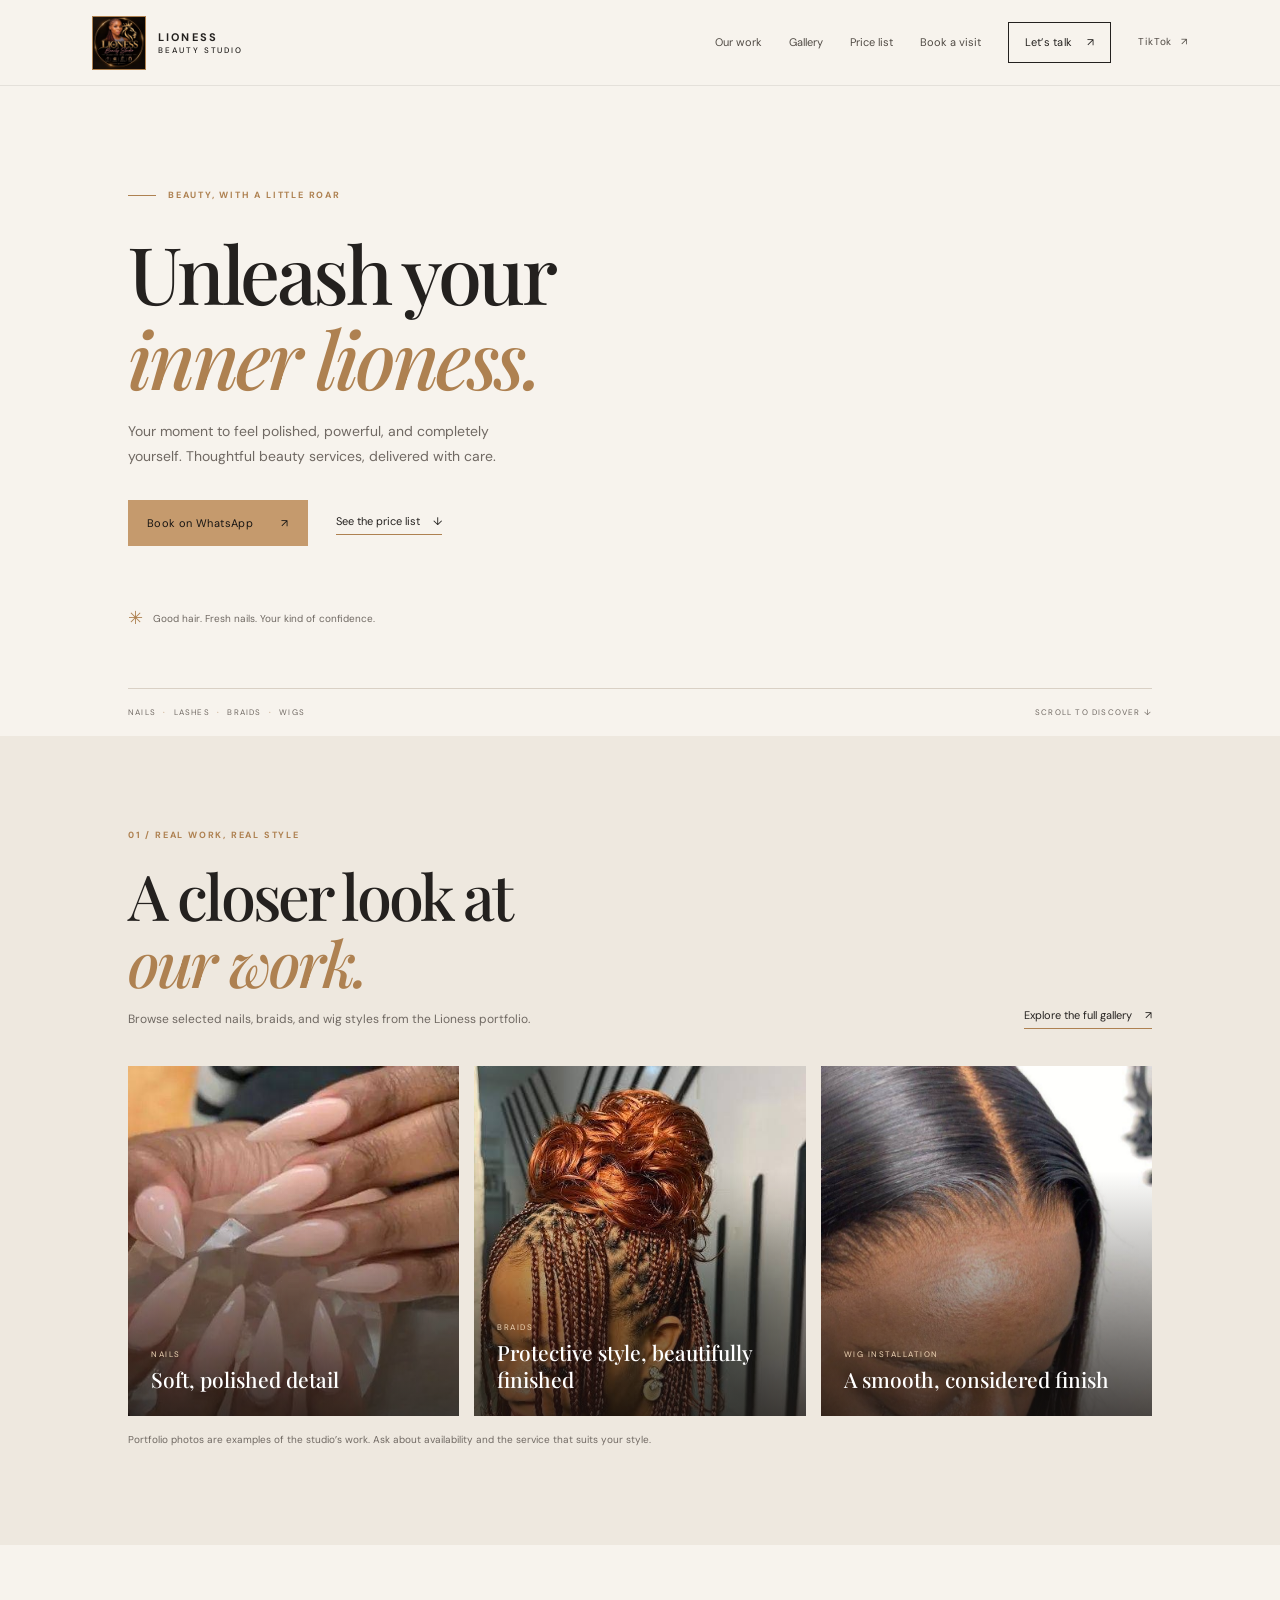
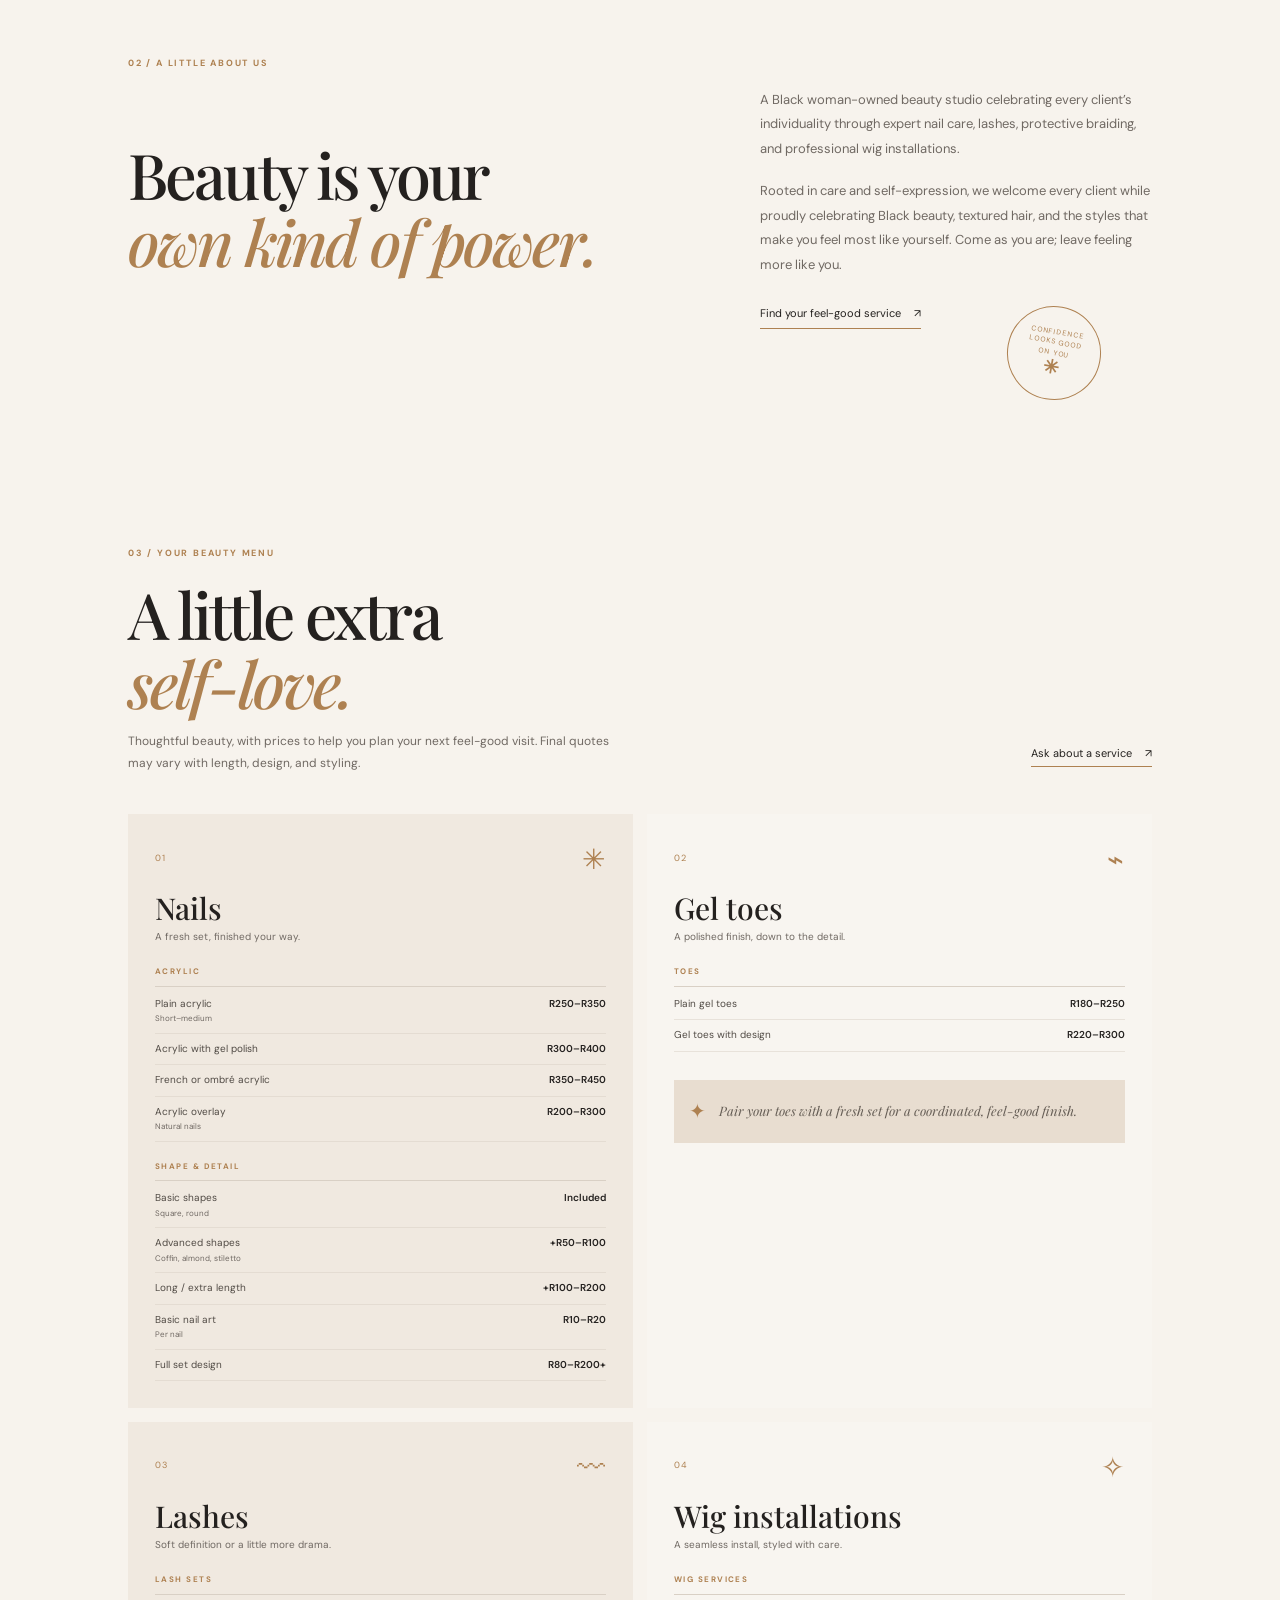
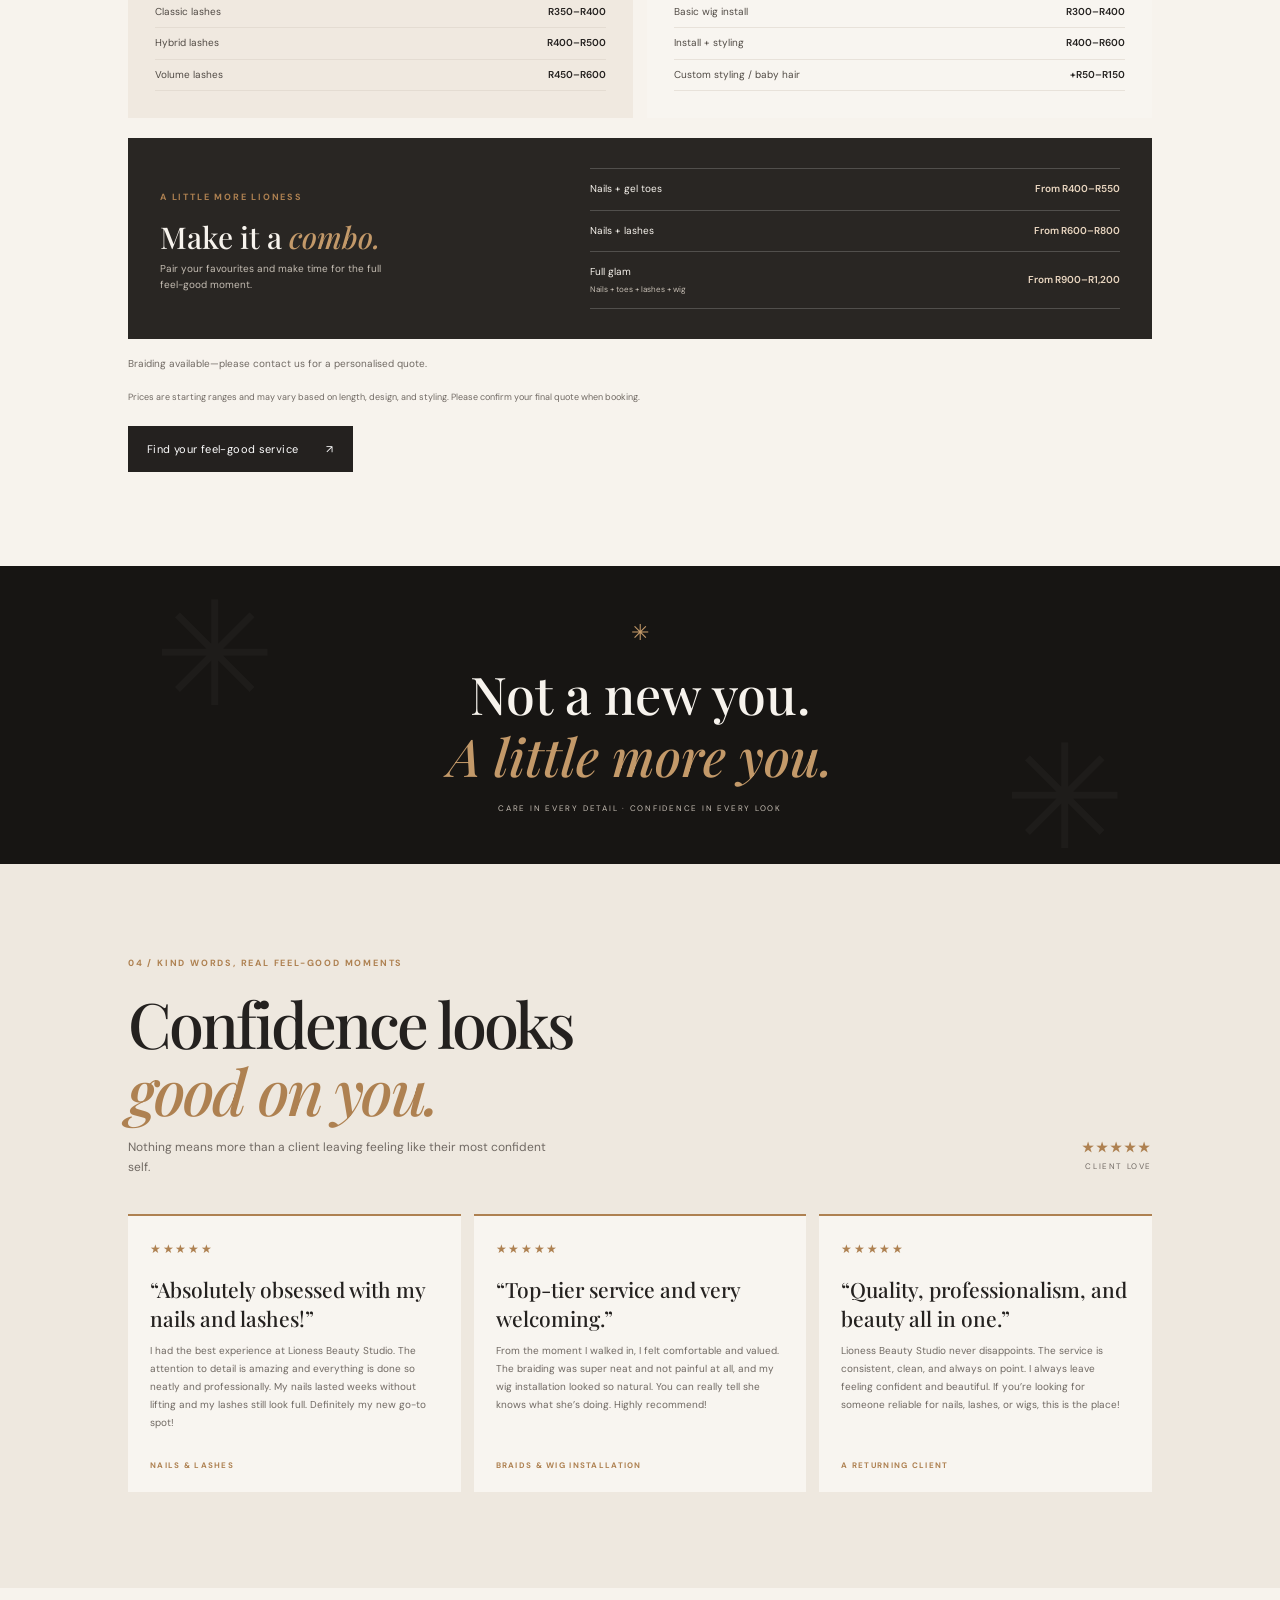
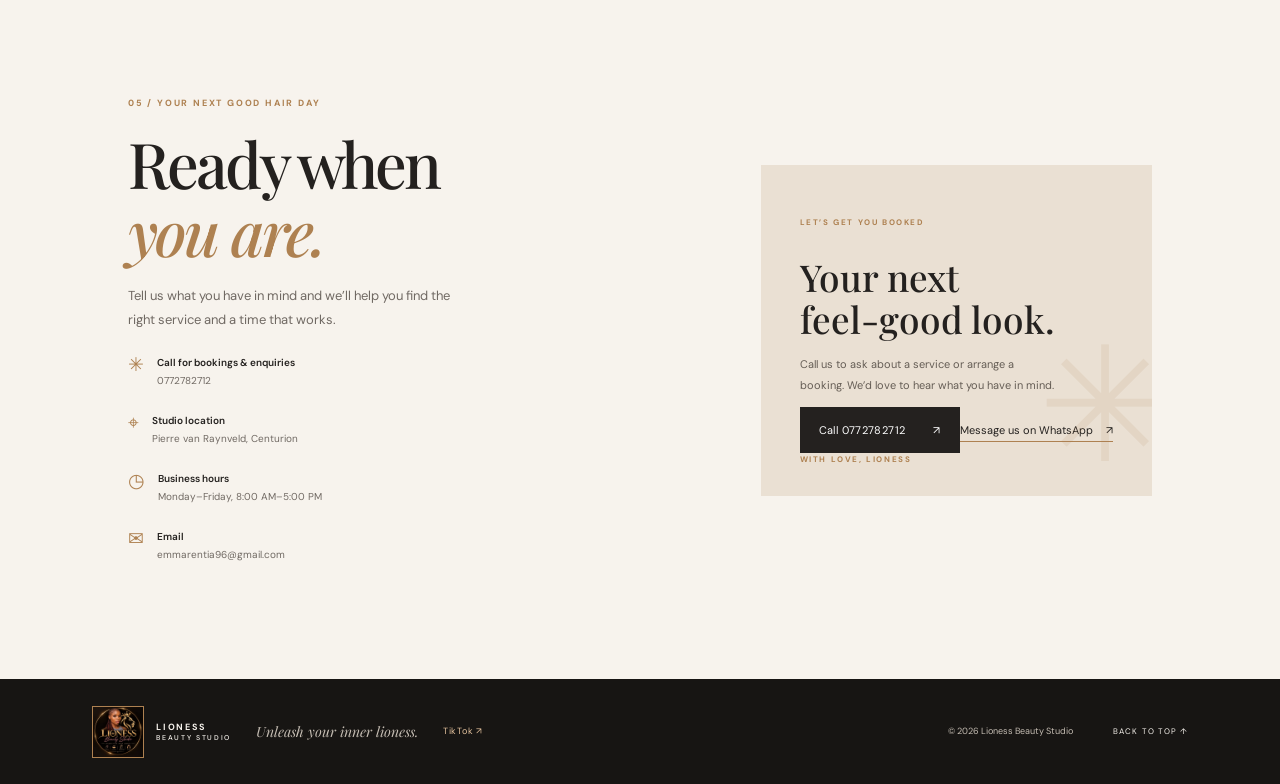
<file: index.html>
<!doctype html>
<html lang="en">
<head>
  <meta charset="utf-8">
  <meta name="viewport" content="width=device-width, initial-scale=1">
  <meta name="theme-color" content="#f7f3ed">
  <meta name="description" content="Nails, lashes, braids and wig installations at Lioness Beauty Studio. Unleash your inner lioness.">
  <title>Lioness Beauty Studio | Unleash Your Inner Lioness</title>
  <link rel="icon" href="assets/favicon.ico" sizes="any">
  <link rel="icon" type="image/png" href="assets/favicon-32.png" sizes="32x32">
  <link rel="apple-touch-icon" href="assets/apple-touch-icon.png">
  <meta property="og:type" content="website">
  <meta property="og:url" content="https://lionessbeauty.co.za/">
  <meta property="og:site_name" content="Lioness Beauty Studio">
  <meta property="og:title" content="Lioness Beauty Studio | Unleash Your Inner Lioness">
  <meta property="og:description" content="Nails, lashes, braids and wig installations in Pierre van Raynveld, Centurion. Book on WhatsApp: 077 278 2712.">
  <meta property="og:image" content="https://lionessbeauty.co.za/assets/og-image.jpg">
  <meta property="og:image:width" content="1200">
  <meta property="og:image:height" content="630">
  <meta name="twitter:card" content="summary_large_image">
  <meta name="twitter:title" content="Lioness Beauty Studio | Unleash Your Inner Lioness">
  <meta name="twitter:description" content="Nails, lashes, braids and wig installations in Pierre van Raynveld, Centurion. Book on WhatsApp: 077 278 2712.">
  <meta name="twitter:image" content="https://lionessbeauty.co.za/assets/og-image.jpg">
  <link rel="canonical" href="https://lionessbeauty.co.za/">
  <link rel="preconnect" href="https://fonts.googleapis.com">
  <link rel="preconnect" href="https://fonts.gstatic.com" crossorigin>
  <link href="https://fonts.googleapis.com/css2?family=DM+Sans:wght@400;500;600;700&family=Playfair+Display:wght@500;600;700&display=swap" rel="stylesheet">
  <link rel="stylesheet" href="styles.css">
  <script src="script.js" defer></script>
<script type="application/ld+json">
{
  "@context": "https://schema.org",
  "@type": "BeautySalon",
  "name": "Lioness Beauty Studio",
  "description": "Black woman-owned beauty studio in Centurion offering nails, gel toes, lash extensions, protective braiding and professional wig installations.",
  "url": "https://lionessbeauty.co.za/",
  "image": "https://lionessbeauty.co.za/assets/og-image.jpg",
  "logo": "https://lionessbeauty.co.za/assets/lioness-logo.jpg",
  "telephone": "+27772782712",
  "email": "emmarentia96@gmail.com",
  "priceRange": "R180 - R1200",
  "currenciesAccepted": "ZAR",
  "address": {
    "@type": "PostalAddress",
    "addressLocality": "Pierre van Ryneveld, Centurion",
    "addressRegion": "Gauteng",
    "addressCountry": "ZA"
  },
  "areaServed": {
    "@type": "City",
    "name": "Centurion"
  },
  "sameAs": [
    "https://www.tiktok.com/@lionesbeautystudio"
  ],
  "openingHoursSpecification": [
    {
      "@type": "OpeningHoursSpecification",
      "dayOfWeek": [
        "Monday",
        "Tuesday",
        "Wednesday",
        "Thursday",
        "Friday"
      ],
      "opens": "08:00",
      "closes": "17:00"
    }
  ],
  "hasOfferCatalog": {
    "@type": "OfferCatalog",
    "name": "Beauty services",
    "itemListElement": [
      {
        "@type": "Offer",
        "itemOffered": {
          "@type": "Service",
          "name": "Acrylic nails"
        },
        "priceCurrency": "ZAR",
        "priceSpecification": {
          "@type": "PriceSpecification",
          "minPrice": "250",
          "maxPrice": "350"
        }
      },
      {
        "@type": "Offer",
        "itemOffered": {
          "@type": "Service",
          "name": "Gel toes"
        },
        "priceCurrency": "ZAR",
        "priceSpecification": {
          "@type": "PriceSpecification",
          "minPrice": "180",
          "maxPrice": "250"
        }
      },
      {
        "@type": "Offer",
        "itemOffered": {
          "@type": "Service",
          "name": "Classic lash extensions"
        },
        "priceCurrency": "ZAR",
        "priceSpecification": {
          "@type": "PriceSpecification",
          "minPrice": "350",
          "maxPrice": "400"
        }
      },
      {
        "@type": "Offer",
        "itemOffered": {
          "@type": "Service",
          "name": "Wig installation"
        },
        "priceCurrency": "ZAR",
        "priceSpecification": {
          "@type": "PriceSpecification",
          "minPrice": "300",
          "maxPrice": "400"
        }
      },
      {
        "@type": "Offer",
        "itemOffered": {
          "@type": "Service",
          "name": "Braiding (quote on request)"
        }
      }
    ]
  }
}
</script>
</head>
<body>
  <a class="skip-link" href="#main">Skip to content</a>
  <header class="site-header">
    <a class="brand" href="#top" aria-label="Lioness Beauty Studio home">
      <img class="brand-logo" src="assets/lioness-logo.jpg" alt="Lioness Beauty Studio logo" width="48" height="48">
      <span class="brand-name">LIONESS <span>BEAUTY STUDIO</span></span>
    </a>
    <button class="menu-toggle" type="button" aria-expanded="false" aria-controls="main-nav">
      <span class="sr-only">Open navigation</span><span></span><span></span>
    </button>
    <nav id="main-nav" class="main-nav" aria-label="Main navigation">
      <a href="#work">Our work</a><a href="gallery.html">Gallery</a><a href="#pricing">Price list</a><a href="#booking">Book a visit</a>
      <a class="nav-cta" href="#booking">Let’s talk <span aria-hidden="true">↗</span></a>
      <a class="social-link" href="https://www.tiktok.com/@lionesbeautystudio" target="_blank" rel="noopener noreferrer" aria-label="Visit Lioness Beauty Studio on TikTok">TikTok <span aria-hidden="true">↗</span></a>
    </nav>
  </header>

  <main id="main">
    <section class="hero" id="top">
      <div class="hero-copy">
        <p class="eyebrow"><span class="eyebrow-line"></span> BEAUTY, WITH A LITTLE ROAR</p>
        <h1>Unleash your<br><em>inner lioness.</em></h1>
        <p class="hero-intro">Your moment to feel polished, powerful, and completely yourself. Thoughtful beauty services, delivered with care.</p>
        <div class="hero-actions">
          <a class="button button-dark" href="https://wa.me/27772782712?text=Hi%20Lioness%20Beauty%20Studio%2C%20I%27d%20like%20to%20ask%20about%20booking.">Book on WhatsApp <span aria-hidden="true">↗</span></a>
          <a class="text-link" href="#pricing">See the price list <span aria-hidden="true">↓</span></a>
        </div>
        <div class="hero-note"><span class="note-star" aria-hidden="true">✳</span><span>Good hair. Fresh nails. Your kind of confidence.</span></div>
      </div>
      <div class="hero-bottom"><span>NAILS <i>·</i> LASHES <i>·</i> BRAIDS <i>·</i> WIGS</span><a href="#about" aria-label="Scroll to our story">SCROLL TO DISCOVER <span aria-hidden="true">↓</span></a></div>
    </section>

    <section class="reviews-section section-pad home-work-section" id="work" aria-labelledby="work-title">
      <div class="section-kicker">01 / REAL WORK, REAL STYLE</div>
      <div class="reviews-heading"><div><h2 id="work-title">A closer look at<br><em>our work.</em></h2><p>Browse selected nails, braids, and wig styles from the Lioness portfolio.</p></div><a class="text-link" href="gallery.html">Explore the full gallery <span aria-hidden="true">↗</span></a></div>
      <div class="home-work-grid">
        <a class="home-work-card" href="gallery.html#gallery"><img src="assets/gallery/nude-nails.jpg" alt="Long nude-pink nail set with a glossy finish" loading="lazy"><span>NAILS</span><b>Soft, polished detail</b></a>
        <a class="home-work-card" href="gallery.html#gallery"><img src="assets/gallery/braided-updo.jpg" alt="Intricate braids gathered into a warm-toned updo" loading="lazy"><span>BRAIDS</span><b>Protective style, beautifully finished</b></a>
        <a class="home-work-card" href="gallery.html#gallery"><img src="assets/gallery/sleek-install.jpg" alt="Sleek, dark wig installation from the Lioness portfolio" loading="lazy"><span>WIG INSTALLATION</span><b>A smooth, considered finish</b></a>
      </div>
      <p class="portfolio-note">Portfolio photos are examples of the studio’s work. Ask about availability and the service that suits your style.</p>
    </section>

    <section class="intro-section section-pad" id="about">
      <div class="section-kicker">02 / A LITTLE ABOUT US</div>
      <div class="intro-content">
        <h2>Beauty is your<br><em>own kind of power.</em></h2>
        <div class="intro-text"><p>A Black woman-owned beauty studio celebrating every client’s individuality through expert nail care, lashes, protective braiding, and professional wig installations.</p><p>Rooted in care and self-expression, we welcome every client while proudly celebrating Black beauty, textured hair, and the styles that make you feel most like yourself. Come as you are; leave feeling more like you.</p><a class="text-link" href="#pricing">Find your feel-good service <span aria-hidden="true">↗</span></a></div>
      </div>
      <div class="intro-stamp" aria-hidden="true"><span>CONFIDENCE<br>LOOKS GOOD<br>ON YOU</span><b>✳</b></div>
    </section>

    <section class="pricing-section section-pad" id="pricing" aria-labelledby="pricing-title">
      <div class="section-kicker">03 / YOUR BEAUTY MENU</div>
      <div class="pricing-heading"><div><h2 id="pricing-title">A little extra<br><em>self-love.</em></h2><p class="pricing-intro">Thoughtful beauty, with prices to help you plan your next feel-good visit. Final quotes may vary with length, design, and styling.</p></div><a class="text-link" href="#booking">Ask about a service <span aria-hidden="true">↗</span></a></div>
      <div class="pricing-grid">
        <article class="price-card"><div class="price-card-top"><span class="price-number">01</span><span class="price-icon" aria-hidden="true">✳</span></div><h3>Nails</h3><p class="price-subtitle">A fresh set, finished your way.</p><div class="price-group"><h4>Acrylic</h4><div class="price-row"><span>Plain acrylic <small>Short–medium</small></span><b>R250–R350</b></div><div class="price-row"><span>Acrylic with gel polish</span><b>R300–R400</b></div><div class="price-row"><span>French or ombré acrylic</span><b>R350–R450</b></div><div class="price-row"><span>Acrylic overlay <small>Natural nails</small></span><b>R200–R300</b></div></div><div class="price-group"><h4>Shape &amp; detail</h4><div class="price-row"><span>Basic shapes <small>Square, round</small></span><b>Included</b></div><div class="price-row"><span>Advanced shapes <small>Coffin, almond, stiletto</small></span><b>+R50–R100</b></div><div class="price-row"><span>Long / extra length</span><b>+R100–R200</b></div><div class="price-row"><span>Basic nail art <small>Per nail</small></span><b>R10–R20</b></div><div class="price-row"><span>Full set design</span><b>R80–R200+</b></div></div></article>
        <article class="price-card"><div class="price-card-top"><span class="price-number">02</span><span class="price-icon" aria-hidden="true">⌁</span></div><h3>Gel toes</h3><p class="price-subtitle">A polished finish, down to the detail.</p><div class="price-group"><h4>Toes</h4><div class="price-row"><span>Plain gel toes</span><b>R180–R250</b></div><div class="price-row"><span>Gel toes with design</span><b>R220–R300</b></div></div><div class="price-aside"><span aria-hidden="true">✦</span><p>Pair your toes with a fresh set for a coordinated, feel-good finish.</p></div></article>
        <article class="price-card"><div class="price-card-top"><span class="price-number">03</span><span class="price-icon" aria-hidden="true">〰</span></div><h3>Lashes</h3><p class="price-subtitle">Soft definition or a little more drama.</p><div class="price-group"><h4>Lash sets</h4><div class="price-row"><span>Classic lashes</span><b>R350–R400</b></div><div class="price-row"><span>Hybrid lashes</span><b>R400–R500</b></div><div class="price-row"><span>Volume lashes</span><b>R450–R600</b></div></div></article>
        <article class="price-card"><div class="price-card-top"><span class="price-number">04</span><span class="price-icon" aria-hidden="true">✧</span></div><h3>Wig installations</h3><p class="price-subtitle">A seamless install, styled with care.</p><div class="price-group"><h4>Wig services</h4><div class="price-row"><span>Basic wig install</span><b>R300–R400</b></div><div class="price-row"><span>Install + styling</span><b>R400–R600</b></div><div class="price-row"><span>Custom styling / baby hair</span><b>+R50–R150</b></div></div></article>
      </div>
      <div class="combo-block"><div class="combo-heading"><span class="section-kicker">A LITTLE MORE LIONESS</span><h3>Make it a <em>combo.</em></h3><p>Pair your favourites and make time for the full feel-good moment.</p></div><div class="combo-list"><div class="combo-row"><span>Nails + gel toes</span><b>From R400–R550</b></div><div class="combo-row"><span>Nails + lashes</span><b>From R600–R800</b></div><div class="combo-row"><span>Full glam <small>Nails + toes + lashes + wig</small></span><b>From R900–R1,200</b></div></div></div>
      <p class="price-note">Braiding available—please contact us for a personalised quote.</p>
      <p class="pricing-note">Prices are starting ranges and may vary based on length, design, and styling. Please confirm your final quote when booking.</p><a class="button button-dark pricing-cta" href="#booking">Find your feel-good service <span aria-hidden="true">↗</span></a>
    </section>

    <section class="promise-section">
      <div class="promise-mark" aria-hidden="true">✳</div><p>Not a new you.<br><em>A little more you.</em></p><span>CARE IN EVERY DETAIL · CONFIDENCE IN EVERY LOOK</span>
    </section>

<section class="reviews-section section-pad" id="reviews" aria-labelledby="reviews-title">
      <div class="section-kicker">04 / KIND WORDS, REAL FEEL-GOOD MOMENTS</div>
      <div class="reviews-heading"><div><h2 id="reviews-title">Confidence looks<br><em>good on you.</em></h2><p>Nothing means more than a client leaving feeling like their most confident self.</p></div><span class="review-rating"><b>★★★★★</b><small>CLIENT LOVE</small></span></div>
      <div class="reviews-grid">
        <article class="review-card"><div class="review-stars" aria-label="5 out of 5 stars">★★★★★</div><h3>“Absolutely obsessed with my nails and lashes!”</h3><p>I had the best experience at Lioness Beauty Studio. The attention to detail is amazing and everything is done so neatly and professionally. My nails lasted weeks without lifting and my lashes still look full. Definitely my new go-to spot!</p><span class="review-label">NAILS &amp; LASHES</span></article>
        <article class="review-card"><div class="review-stars" aria-label="5 out of 5 stars">★★★★★</div><h3>“Top-tier service and very welcoming.”</h3><p>From the moment I walked in, I felt comfortable and valued. The braiding was super neat and not painful at all, and my wig installation looked so natural. You can really tell she knows what she’s doing. Highly recommend!</p><span class="review-label">BRAIDS &amp; WIG INSTALLATION</span></article>
        <article class="review-card"><div class="review-stars" aria-label="5 out of 5 stars">★★★★★</div><h3>“Quality, professionalism, and beauty all in one.”</h3><p>Lioness Beauty Studio never disappoints. The service is consistent, clean, and always on point. I always leave feeling confident and beautiful. If you’re looking for someone reliable for nails, lashes, or wigs, this is the place!</p><span class="review-label">A RETURNING CLIENT</span></article>
      </div>
    </section>

    <section class="booking-section section-pad" id="booking">
      <div class="booking-copy"><div class="section-kicker">05 / YOUR NEXT GOOD HAIR DAY</div><h2>Ready when<br><em>you are.</em></h2><p>Tell us what you have in mind and we’ll help you find the right service and a time that works.</p><div class="booking-detail"><span class="detail-icon" aria-hidden="true">✳</span><span><b>Call for bookings & enquiries</b><br><a class="contact-link" href="tel:0772782712">0772782712</a></span></div><div class="booking-detail"><span class="detail-icon" aria-hidden="true">⌖</span><span><b>Studio location</b><br>Pierre van Raynveld, Centurion</span></div><div class="booking-detail"><span class="detail-icon" aria-hidden="true">◷</span><span><b>Business hours</b><br>Monday–Friday, 8:00 AM–5:00 PM</span></div><div class="booking-detail"><span class="detail-icon" aria-hidden="true">✉</span><span><b>Email</b><br><a class="contact-link" href="mailto:emmarentia96@gmail.com">emmarentia96@gmail.com</a></span></div></div>
      <div class="booking-card"><span class="card-overline">LET’S GET YOU BOOKED</span><h3>Your next<br>feel-good look.</h3><p>Call us to ask about a service or arrange a booking. We’d love to hear what you have in mind.</p><a class="button button-dark" href="tel:0772782712">Call 0772782712 <span aria-hidden="true">↗</span></a><a class="text-link booking-whatsapp" href="https://wa.me/27772782712" target="_blank" rel="noopener noreferrer">Message us on WhatsApp <span aria-hidden="true">↗</span></a><span class="card-flower" aria-hidden="true">✳</span><span class="card-signoff">WITH LOVE, LIONESS</span></div>
    </section>
  </main>

  <footer class="site-footer"><a class="brand footer-brand" href="#top"><img class="brand-logo footer-logo" src="assets/lioness-logo.jpg" alt="Lioness Beauty Studio logo" width="44" height="44"><span class="brand-name">LIONESS <span>BEAUTY STUDIO</span></span></a><p>Unleash your inner lioness.</p><a class="footer-social" href="https://www.tiktok.com/@lionesbeautystudio" target="_blank" rel="noopener noreferrer">TikTok ↗</a><span class="footer-copy">© <span id="year">2026</span> Lioness Beauty Studio</span><a href="#top" class="back-top">BACK TO TOP ↑</a></footer>
</body>
</html>
</file>
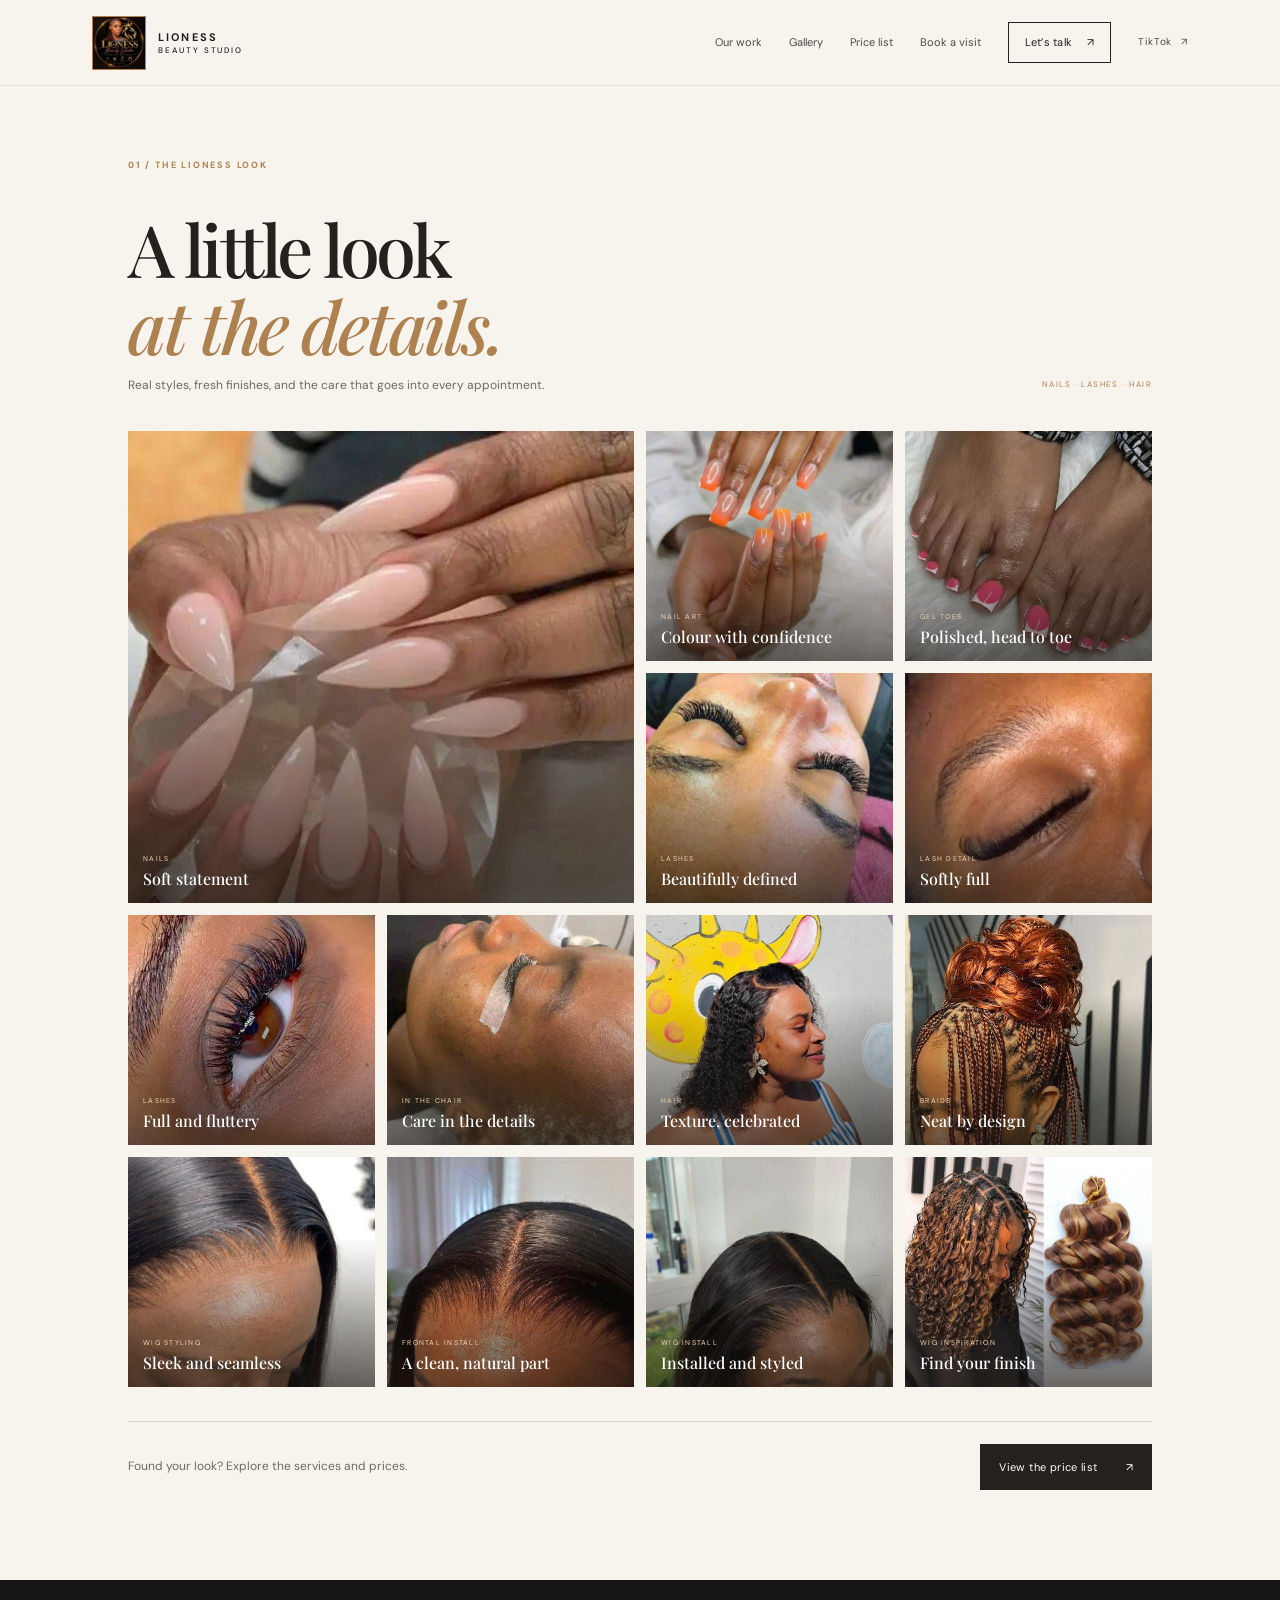
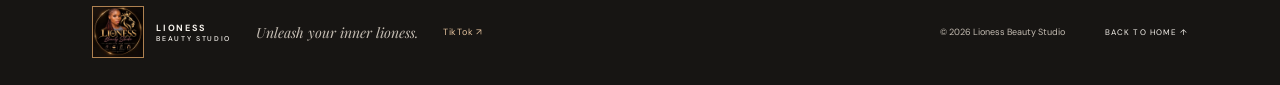
<file: gallery.html>
<!doctype html>
<html lang="en"><head><meta charset="utf-8"><meta name="viewport" content="width=device-width, initial-scale=1"><meta name="theme-color" content="#f7f3ed"><meta name="description" content="Explore nails, lashes, braids and wig styles from Lioness Beauty Studio before viewing our service prices."><title>Our Work | Lioness Beauty Studio</title><link rel="icon" href="assets/favicon.ico" sizes="any"><link rel="icon" type="image/png" href="assets/favicon-32.png" sizes="32x32"><link rel="apple-touch-icon" href="assets/apple-touch-icon.png"><meta property="og:type" content="website"><meta property="og:url" content="https://lionessbeauty.co.za/gallery.html"><meta property="og:site_name" content="Lioness Beauty Studio"><meta property="og:title" content="Our Work | Lioness Beauty Studio"><meta property="og:description" content="Browse nails, lashes, braids and wig installations from the Lioness Beauty Studio portfolio."><meta property="og:image" content="https://lionessbeauty.co.za/assets/og-image.jpg"><meta name="twitter:card" content="summary_large_image"><link rel="canonical" href="https://lionessbeauty.co.za/gallery.html"><link rel="preconnect" href="https://fonts.googleapis.com"><link rel="preconnect" href="https://fonts.gstatic.com" crossorigin><link href="https://fonts.googleapis.com/css2?family=DM+Sans:wght@400;500;600;700&family=Playfair+Display:ital,wght@0,500;0,600;0,700;1,500;1,600&display=swap" rel="stylesheet"><link rel="stylesheet" href="styles.css"><script src="script.js" defer></script></head><body><a class="skip-link" href="#main">Skip to content</a><header class="site-header"><a class="brand" href="index.html#top" aria-label="Lioness Beauty Studio home"><img class="brand-logo" src="assets/lioness-logo.jpg" alt="Lioness Beauty Studio logo" width="48" height="48"><span class="brand-name">LIONESS <span>BEAUTY STUDIO</span></span></a><button class="menu-toggle" type="button" aria-expanded="false" aria-controls="main-nav"><span class="sr-only">Open navigation</span><span></span><span></span></button><nav id="main-nav" class="main-nav" aria-label="Main navigation"><a href="index.html#work">Our work</a><a href="gallery.html" aria-current="page">Gallery</a><a href="index.html#pricing">Price list</a><a href="index.html#booking">Book a visit</a><a class="nav-cta" href="index.html#booking">Let’s talk <span aria-hidden="true">↗</span></a><a class="social-link" href="https://www.tiktok.com/@lionesbeautystudio" target="_blank" rel="noopener noreferrer" aria-label="Visit Lioness Beauty Studio on TikTok">TikTok <span aria-hidden="true">↗</span></a></nav></header><main id="main"><section class="gallery-section section-pad gallery-page" id="gallery" aria-labelledby="gallery-title"><div class="section-kicker">01 / THE LIONESS LOOK</div><div class="gallery-heading"><div><h1 id="gallery-title">A little look<br><em>at the details.</em></h1><p>Real styles, fresh finishes, and the care that goes into every appointment.</p></div><span>NAILS · LASHES · HAIR</span></div><div class="gallery-grid"><figure class="gallery-item gallery-feature"><img src="assets/gallery/nude-nails.jpg" alt="Long nude pink acrylic nails with a glossy finish" loading="lazy"><figcaption><span>NAILS</span><b>Soft statement</b></figcaption></figure><figure class="gallery-item"><img src="assets/gallery/orange-nail-art.jpg" alt="Bright orange nail art with playful details" loading="lazy"><figcaption><span>NAIL ART</span><b>Colour with confidence</b></figcaption></figure><figure class="gallery-item"><img src="assets/gallery/pink-gel-toes.jpg" alt="Pink gel polish pedicure with a neat glossy finish" loading="lazy"><figcaption><span>GEL TOES</span><b>Polished, head to toe</b></figcaption></figure><figure class="gallery-item"><img src="assets/gallery/lash-set.jpg" alt="Close-up of a finished eyelash extension set" loading="lazy"><figcaption><span>LASHES</span><b>Beautifully defined</b></figcaption></figure><figure class="gallery-item"><img src="assets/gallery/lash-detail.jpg" alt="Close-up of a finished lash set on a closed eye, with a full, dark lash line" loading="lazy"><figcaption><span>LASH DETAIL</span><b>Softly full</b></figcaption></figure><figure class="gallery-item"><img src="assets/gallery/lash-volume.jpg" alt="Close-up of a finished lash set with a full, fluttery look" loading="lazy"><figcaption><span>LASHES</span><b>Full and fluttery</b></figcaption></figure><figure class="gallery-item"><img src="assets/gallery/lash-application.jpg" alt="Client lying back during a lash appointment, with protective tape under the eye and lashes applied to the upper lid" loading="lazy"><figcaption><span>IN THE CHAIR</span><b>Care in the details</b></figcaption></figure><figure class="gallery-item"><img src="assets/gallery/natural-curls.jpg" alt="Natural curly hairstyle with defined texture" loading="lazy"><figcaption><span>HAIR</span><b>Texture, celebrated</b></figcaption></figure><figure class="gallery-item"><img src="assets/gallery/braided-updo.jpg" alt="Braided protective style gathered into a high bun" loading="lazy"><figcaption><span>BRAIDS</span><b>Neat by design</b></figcaption></figure><figure class="gallery-item"><img src="assets/gallery/sleek-install.jpg" alt="Sleek dark hairstyle with a clean centre part" loading="lazy"><figcaption><span>WIG STYLING</span><b>Sleek and seamless</b></figcaption></figure><figure class="gallery-item"><img src="assets/gallery/frontal-detail.jpg" alt="Close-up of a lace frontal installation showing a neat centre part and laid baby hairs" loading="lazy"><figcaption><span>FRONTAL INSTALL</span><b>A clean, natural part</b></figcaption></figure><figure class="gallery-item"><img src="assets/gallery/wig-finish.jpg" alt="Sleek dark wig installation with a centre part, styled and finished" loading="lazy"><figcaption><span>WIG INSTALL</span><b>Installed and styled</b></figcaption></figure><figure class="gallery-item"><img src="assets/gallery/wig-textures.jpg" alt="Curly hair textures and styling inspiration" loading="lazy"><figcaption><span>WIG INSPIRATION</span><b>Find your finish</b></figcaption></figure></div><div class="gallery-next"><p>Found your look? Explore the services and prices.</p><a class="button button-dark" href="index.html#pricing">View the price list <span aria-hidden="true">↗</span></a></div></section></main><footer class="site-footer"><a class="brand footer-brand" href="index.html#top"><img class="brand-logo footer-logo" src="assets/lioness-logo.jpg" alt="Lioness Beauty Studio logo" width="44" height="44"><span class="brand-name">LIONESS <span>BEAUTY STUDIO</span></span></a><p>Unleash your inner lioness.</p><a class="footer-social" href="https://www.tiktok.com/@lionesbeautystudio" target="_blank" rel="noopener noreferrer">TikTok ↗</a><span class="footer-copy">© <span id="year">2026</span> Lioness Beauty Studio</span><a href="index.html#top" class="back-top">BACK TO HOME ↑</a></footer></body></html>
</file>
<file: styles.css>
@import url('https://fonts.googleapis.com/css2?family=DM+Sans:wght@400;500;600;700&family=Playfair+Display:ital,wght@0,500;0,600;0,700;1,500;1,600&display=swap');
:root{--paper:#f7f3ed;--cream:#eee5d9;--ink:#24211f;--muted:#706963;--gold:#ae8151;--line:#d9d0c5;--serif:'Playfair Display',Georgia,serif;--sans:'DM Sans',Arial,sans-serif}*{box-sizing:border-box}html{scroll-behavior:smooth;scroll-padding-top:90px}body{margin:0;background:var(--paper);color:var(--ink);font-family:var(--sans);font-size:15px;line-height:1.65}a{color:inherit;text-decoration:none}.skip-link{position:absolute;left:-999px;top:8px;background:var(--ink);color:white;padding:10px 14px;z-index:10}.skip-link:focus{left:8px}.sr-only{position:absolute;width:1px;height:1px;padding:0;margin:-1px;overflow:hidden;clip:rect(0,0,0,0);white-space:nowrap;border:0}.site-header{height:86px;padding:0 7.2%;display:flex;align-items:center;justify-content:space-between;border-bottom:1px solid rgba(36,33,31,.09);position:relative;z-index:5}.brand{display:inline-flex;align-items:center;gap:12px}.brand-logo{width:54px;height:54px;object-fit:contain;object-position:center;display:block;background:#171310;border:1px solid var(--gold)}.footer-logo{width:52px;height:52px}.brand-name{font-size:11px;letter-spacing:.19em;font-weight:700;line-height:1.35}.brand-name span{display:block;font-size:8px;letter-spacing:.24em;font-weight:500}.main-nav{display:flex;align-items:center;gap:27px;font-size:11px}.main-nav>a:not(.nav-cta){color:#514b45}.main-nav>a:hover,.text-link:hover{color:var(--gold)}.nav-cta{border:1px solid var(--ink);padding:10px 16px;letter-spacing:.02em}.nav-cta span{margin-left:12px}.social-link{font-size:10px;color:var(--gold);letter-spacing:.08em}.social-link span{margin-left:5px}.footer-social{font-size:9px;color:#e4c29d;letter-spacing:.08em}.menu-toggle{display:none}.hero{position:relative;isolation:isolate;min-height:650px;padding:90px 10% 90px;display:flex;align-items:center;overflow:hidden}.hero-copy{width:100%;max-width:680px;position:relative;z-index:2}.hero-copy{color:var(--ink);z-index:2}.hero .hero-intro,.hero .hero-note,.hero .hero-bottom{color:var(--muted)}.hero .text-link{color:var(--ink);border-color:var(--gold)}.hero .hero-bottom{border-color:var(--line);z-index:2}.hero .hero-bottom i{color:var(--gold)}.hero .button-dark{background:var(--ink);color:white}.hero .button-dark:hover{background:var(--gold)}.eyebrow,.section-kicker{font-size:9px;letter-spacing:.2em;font-weight:700;color:var(--gold)}.eyebrow{display:flex;align-items:center;gap:12px}.eyebrow-line{width:28px;height:1px;background:var(--gold)}h1,h2,h3,p{margin-top:0}h1,h2{font:500 clamp(49px,6.2vw,82px)/1.07 var(--serif);letter-spacing:-.045em;margin:27px 0 19px}h1 em,h2 em,.promise-section em{font-weight:500;color:var(--gold)}.hero-intro{font-size:14px;color:var(--muted);max-width:390px;line-height:1.85}.hero-actions{display:flex;align-items:center;gap:28px;margin-top:30px}.button{display:inline-flex;align-items:center;gap:28px;padding:14px 19px;font-size:11px;letter-spacing:.035em}.button-dark{background:var(--ink);color:white}.button-dark:hover{background:var(--gold)}.text-link{font-size:11px;border-bottom:1px solid var(--gold);padding-bottom:4px}.text-link span{margin-left:10px}.hero-note{display:flex;align-items:center;gap:10px;color:var(--muted);font-size:10px;margin-top:58px}.note-star{font-size:18px;color:var(--gold)}.hero-bottom{position:absolute;bottom:0;left:10%;right:10%;border-top:1px solid var(--line);height:48px;display:flex;justify-content:space-between;align-items:center;font-size:8px;letter-spacing:.15em;color:var(--muted)}.hero-bottom i{font-style:normal;color:var(--gold);padding:0 4px}.hero-bottom a{font-size:8px}.section-pad{padding-left:10%;padding-right:10%}.intro-section{padding-top:111px;padding-bottom:125px;position:relative}.intro-content{display:grid;grid-template-columns:1.15fr .85fr;gap:10%;align-items:center;padding-top:17px}.intro-content h2,.section-heading h2,.booking-copy h2{font-size:clamp(41px,5vw,63px);margin:0}.intro-text{max-width:405px;color:var(--muted);font-size:13px;line-height:1.9}.intro-text p{margin-bottom:17px}.intro-text .text-link{display:inline-block;margin-top:8px;color:var(--ink)}.intro-stamp{position:absolute;width:94px;height:94px;border:1px solid var(--gold);border-radius:50%;bottom:54px;right:14%;display:flex;align-items:center;justify-content:center;flex-direction:column;text-align:center;color:var(--gold);font-size:7px;letter-spacing:.14em;line-height:1.5;transform:rotate(10deg)}.intro-stamp b{font-size:19px;line-height:1.1}.services-section{background:#eee8df;padding-top:94px;padding-bottom:96px}.section-heading{display:flex;align-items:end;justify-content:space-between;margin-bottom:42px}.section-heading h2{margin-top:18px}.section-heading>p{max-width:250px;color:var(--muted);font-size:12px;line-height:1.8;margin:0 3% 5px 0}.service-grid{display:grid;grid-template-columns:repeat(4,1fr);gap:13px}.service-card{min-height:305px;padding:22px 19px 20px;background:#f8f5f0;display:flex;flex-direction:column;position:relative;overflow:hidden}.service-card:after{content:'';position:absolute;width:115px;height:115px;right:-48px;top:35px;border:1px solid #b08b6340;border-radius:50%;box-shadow:0 0 0 13px #b08b6308,0 0 0 26px #b08b6308}.service-top{display:flex;justify-content:space-between;align-items:center;font-size:9px;color:var(--gold);letter-spacing:.14em}.service-icon{font:28px var(--serif);height:34px}.service-card h3{font:500 26px var(--serif);margin:25px 0 8px}.service-card p{font-size:10px;line-height:1.7;color:var(--muted);max-width:190px;margin-bottom:15px}.service-card ul{display:flex;flex-wrap:wrap;gap:6px;margin:0 0 18px;padding:0;list-style:none}.service-card li{border:1px solid var(--line);border-radius:20px;padding:4px 8px;font-size:8px;color:#5f574e}.service-card>a{font-size:9px;margin-top:auto;border-top:1px solid var(--line);padding-top:12px;letter-spacing:.04em}.service-card>a span{float:right;color:var(--gold)}.price-note{font-size:10px;color:var(--muted);margin:17px 0 0}.pricing-section{padding-top:92px;padding-bottom:94px;background:var(--paper)}.pricing-heading{display:flex;align-items:end;justify-content:space-between;gap:30px;margin:20px 0 40px}.pricing-heading h2{font-size:clamp(42px,5vw,64px);margin:0 0 14px}.pricing-intro{max-width:500px;font-size:12px;line-height:1.8;color:var(--muted);margin:0}.pricing-heading>.text-link{flex:none;margin-bottom:7px}.pricing-grid{display:grid;grid-template-columns:repeat(2,minmax(0,1fr));gap:14px}.price-card{background:#f0e9e0;padding:25px 27px 27px;position:relative;overflow:hidden}.price-card:nth-child(even){background:#f8f5f0}.price-card-top{display:flex;align-items:center;justify-content:space-between;color:var(--gold);font-size:9px;letter-spacing:.16em}.price-icon{font:28px var(--serif)}.price-card h3{font:500 30px/1.15 var(--serif);margin:15px 0 3px}.price-subtitle{font-size:10px;color:var(--muted);margin:0 0 20px}.price-group{margin-top:18px}.price-group h4{font-size:8px;letter-spacing:.18em;text-transform:uppercase;color:var(--gold);padding-bottom:7px;margin:0 0 2px;border-bottom:1px solid #d9d0c5}.price-row{display:flex;justify-content:space-between;align-items:flex-start;gap:12px;padding:8px 0;border-bottom:1px solid #d9d0c580;font-size:10px;line-height:1.45}.price-row>span{color:#514b45}.price-row small,.combo-row small{display:block;color:var(--muted);font-size:8px;margin-top:2px}.price-row b,.combo-row b{font-size:10px;font-weight:600;color:var(--ink);text-align:right;white-space:nowrap}.price-aside{display:flex;gap:13px;align-items:center;background:#e8ddd0;margin-top:28px;padding:15px;color:var(--gold)}.price-aside>span{font-size:20px}.price-aside p{font:italic 13px/1.6 var(--serif);color:#655d55;margin:0}.combo-block{display:grid;grid-template-columns:.8fr 1.2fr;gap:8%;align-items:center;background:#292623;color:var(--paper);margin-top:20px;padding:30px 32px}.combo-heading h3{font:500 30px/1.2 var(--serif);margin:11px 0 6px}.combo-heading h3 em{color:#c39969}.combo-heading p{font-size:10px;color:#c5bdb3;margin:0;max-width:240px}.combo-list{border-top:1px solid #ffffff30}.combo-row{display:flex;justify-content:space-between;align-items:center;gap:12px;padding:12px 0;border-bottom:1px solid #ffffff30;font-size:10px}.combo-row b{color:#ead7c1}.combo-row small{color:#c5bdb3}.pricing-note{font-size:9px;color:var(--muted);margin:18px 0}.pricing-cta{margin-top:3px}.gallery-section{padding-top:92px;padding-bottom:96px;background:var(--paper);color:var(--ink)}.gallery-heading{display:flex;align-items:end;justify-content:space-between;gap:25px;margin:19px 0 35px}.gallery-heading h2{font-size:clamp(42px,5vw,63px);margin:0 0 12px}.gallery-heading p{font-size:12px;color:var(--muted);margin:0}.gallery-heading>span{font-size:8px;letter-spacing:.18em;color:var(--gold);padding-bottom:5px}.gallery-grid{display:grid;grid-template-columns:repeat(4,minmax(0,1fr));grid-auto-rows:230px;gap:12px}.gallery-item{margin:0;position:relative;overflow:hidden;background:#e8ddd0}.gallery-item.gallery-feature{grid-column:span 2;grid-row:span 2}.gallery-item img{width:100%;height:100%;object-fit:cover;display:block;transition:transform .5s ease}.gallery-item:hover img{transform:scale(1.045)}.gallery-item:after{content:'';position:absolute;inset:35% 0 0;background:linear-gradient(transparent,rgba(27,23,20,.66));pointer-events:none}.gallery-item figcaption{position:absolute;z-index:1;bottom:14px;left:15px;right:12px;color:#fff;display:flex;flex-direction:column;gap:3px}.gallery-item figcaption span{font-size:7px;letter-spacing:.18em;color:#f0d6b7}.gallery-item figcaption b{font:500 16px var(--serif)}.reviews-section{padding-top:92px;padding-bottom:96px;background:#eee8df;color:var(--ink)}.reviews-heading{display:flex;align-items:end;justify-content:space-between;gap:28px;margin:19px 0 37px}.reviews-heading h2{font-size:clamp(42px,5vw,63px);margin:0 0 13px}.reviews-heading>div>p{color:var(--muted);font-size:12px;max-width:430px;margin:0}.review-rating{display:flex;flex-direction:column;align-items:flex-end;gap:2px;padding-bottom:4px}.review-rating b{color:var(--gold);letter-spacing:.15em;font-size:13px}.review-rating small{font-size:8px;letter-spacing:.2em;color:var(--muted)}.reviews-grid{display:grid;grid-template-columns:repeat(3,minmax(0,1fr));gap:13px}.review-card{background:#f8f5f0;color:var(--ink);padding:24px 22px 20px;min-height:278px;display:flex;flex-direction:column;border-top:2px solid var(--gold)}.review-stars{color:var(--gold);font-size:12px;letter-spacing:.14em}.review-card h3{font:500 21px/1.35 var(--serif);margin:15px 0 10px}.review-card p{font-size:10px;line-height:1.8;color:var(--muted);margin-bottom:18px}.review-label{font-size:8px;letter-spacing:.16em;color:var(--gold);font-weight:700;margin-top:auto}.promise-section{background:#171513;color:var(--paper);min-height:298px;display:flex;align-items:center;justify-content:center;flex-direction:column;text-align:center;position:relative;overflow:hidden}.promise-section:before,.promise-section:after{content:'✳';position:absolute;font-size:145px;color:#ffffff08}.promise-section:before{left:12%;top:-30px}.promise-section:after{right:12%;bottom:-54px}.promise-mark{color:#c39969;font-size:22px}.promise-section p{font:500 clamp(33px,4.4vw,52px)/1.18 var(--serif);margin:12px 0 16px}.promise-section em{color:#c39969}.promise-section>span{font-size:8px;letter-spacing:.22em;color:#c5bdb3}.booking-section{padding-top:108px;padding-bottom:115px;display:grid;grid-template-columns:1fr .8fr;gap:14%;align-items:center}.booking-copy h2{margin:19px 0}.booking-copy>p{color:var(--muted);font-size:13px;line-height:1.85;max-width:350px}.booking-detail{display:flex;gap:13px;align-items:flex-start;margin-top:22px;font-size:10px;color:var(--muted);line-height:1.8}.booking-detail b{color:var(--ink);font-weight:600}.detail-icon{color:var(--gold);font-size:19px;line-height:1.2}.booking-card{background:#eae0d3;min-height:310px;padding:43px 39px;position:relative;overflow:hidden}.card-overline,.card-signoff{font-size:8px;letter-spacing:.2em;color:var(--gold);font-weight:700}.booking-card h3{font:500 37px/1.13 var(--serif);margin:24px 0 14px;position:relative;z-index:1}.booking-card p{max-width:260px;color:#655d55;font-size:11px;line-height:1.9;position:relative;z-index:1}.card-flower{position:absolute;font-size:160px;right:-20px;bottom:-43px;color:#ae81511c}.card-signoff{position:absolute;bottom:30px;left:39px}.site-footer{min-height:105px;background:#171513;color:var(--paper);padding:24px 7.2%;display:flex;align-items:center;gap:25px}.footer-brand .brand-name{font-size:9px}.footer-brand .brand-name span{font-size:7px}.site-footer>p{margin:0;color:#c5bdb3;font:italic 14px var(--serif)}.footer-copy{margin-left:auto;font-size:9px;color:#c5bdb3}.back-top{font-size:8px;letter-spacing:.13em;margin-left:15px}
.hero .button-dark{background:#c59a6d;color:#171513}.hero .button-dark:hover{background:#f1dfc9}.main-nav .nav-cta{color:var(--ink)}
@media(max-width:1100px){.site-header{padding:0 5%}.main-nav{gap:17px;font-size:10px}.hero{padding-left:7%;padding-right:7%;min-height:590px}.hero-copy{width:100%;max-width:640px}.hero-bottom{left:7%;right:7%}.section-pad{padding-left:7%;padding-right:7%}.service-grid{grid-template-columns:repeat(2,1fr)}.service-card{min-height:275px}.booking-section{gap:8%}.intro-stamp{right:8%}.gallery-grid{grid-auto-rows:190px}}
@media(max-width:900px){.reviews-grid{grid-template-columns:1fr 1fr}.gallery-grid{grid-auto-rows:165px}}
@media(max-width:700px){.site-header{height:70px;padding:0 6%}.menu-toggle{display:flex;width:42px;height:42px;border:0;background:transparent;flex-direction:column;justify-content:center;gap:6px;padding:10px}.menu-toggle span:not(.sr-only){width:21px;height:1px;background:var(--ink);display:block}.main-nav{display:none;position:absolute;left:0;right:0;top:69px;background:var(--paper);padding:22px 6% 27px;border-bottom:1px solid var(--line);align-items:stretch;gap:17px;flex-direction:column}.main-nav.is-open{display:flex}.nav-cta{align-self:flex-start}.gallery-grid{grid-template-columns:repeat(2,minmax(0,1fr));grid-auto-rows:145px}.gallery-item.gallery-feature{grid-column:span 2;grid-row:span 2}.gallery-heading{align-items:flex-start}.gallery-heading>span{display:none}}
@media(max-width:640px){html{scroll-padding-top:70px}.brand-logo{width:42px;height:42px}.footer-logo{width:42px;height:42px}.hero{min-height:760px;padding:60px 7% 88px;align-items:flex-start}.hero .hero-bottom{color:var(--muted)}.hero .hero-bottom a{color:var(--muted)}.hero-copy{width:100%;padding-top:5px}.hero h1{font-size:58px;margin-top:23px}.hero-intro{max-width:330px}.hero-note{margin-top:33px}.hero-bottom{left:7%;right:7%;font-size:7px}.hero-bottom a{font-size:7px}.section-pad{padding-left:7%;padding-right:7%}.intro-section{padding-top:77px;padding-bottom:105px}.intro-content{grid-template-columns:1fr;gap:24px;padding-top:22px}.intro-content h2,.section-heading h2,.booking-copy h2{font-size:47px}.intro-text{font-size:12px}.intro-stamp{width:72px;height:72px;right:8%;bottom:17px;font-size:6px}.intro-stamp b{font-size:15px}.services-section{padding-top:72px;padding-bottom:70px}.section-heading{display:block;margin-bottom:29px}.section-heading>p{margin:17px 0 0;max-width:300px}.service-grid{grid-template-columns:1fr 1fr;gap:9px}.service-card{padding:17px 13px;min-height:280px}.service-card h3{font-size:22px;margin-top:19px}.service-card p{font-size:9px}.service-card li{font-size:7px;padding:4px 6px}.service-card>a{font-size:8px}.pricing-section{padding-top:70px;padding-bottom:72px}.pricing-heading{display:block;margin:18px 0 27px}.pricing-heading h2{font-size:45px}.pricing-heading>.text-link{display:inline-block;margin-top:18px}.pricing-grid{grid-template-columns:1fr;gap:11px}.price-card{padding:21px 19px 23px}.price-card h3{font-size:27px}.price-row{font-size:10px;padding:9px 0}.price-row b{font-size:9px}.combo-block{grid-template-columns:1fr;gap:19px;padding:24px 20px}.combo-heading h3{font-size:27px}.combo-row{font-size:9px}.combo-row b{font-size:9px}.pricing-cta{max-width:100%}.gallery-section{padding-top:70px;padding-bottom:74px}.gallery-heading{display:block;margin:18px 0 26px}.gallery-heading h2{font-size:44px}.gallery-grid{grid-template-columns:repeat(2,minmax(0,1fr));grid-auto-rows:145px;gap:9px}.gallery-item.gallery-feature{grid-column:span 2;grid-row:span 2}.gallery-item figcaption{left:11px;bottom:10px}.gallery-item figcaption b{font-size:14px}.reviews-section{padding-top:70px;padding-bottom:74px}.reviews-heading{display:block;margin:18px 0 26px}.reviews-heading h2{font-size:44px}.review-rating{align-items:flex-start;margin-top:17px}.reviews-grid{grid-template-columns:1fr;gap:11px}.review-card{min-height:0;padding:21px 19px}.review-card h3{font-size:20px}.review-card p{font-size:10px}.promise-section{min-height:250px}.promise-section:before{left:-20%;font-size:110px}.promise-section:after{right:-20%;font-size:110px}.promise-section>span{font-size:7px}.booking-section{padding-top:76px;padding-bottom:75px;grid-template-columns:1fr;gap:34px}.booking-card{min-height:275px;padding:35px 28px}.booking-card h3{font-size:33px}.card-signoff{left:28px;bottom:25px}.site-footer{padding:23px 6%;display:grid;grid-template-columns:1fr auto;gap:11px}.site-footer>p{grid-column:1}.footer-copy{margin:0;grid-column:1;font-size:8px}.back-top{grid-column:2;grid-row:1/4;margin:0;align-self:center}.footer-brand .brand-name{font-size:8px}}
@media(prefers-reduced-motion:reduce){html{scroll-behavior:auto}*,*::before,*::after{animation-duration:.01ms!important;animation-iteration-count:1!important;transition-duration:.01ms!important}}

.home-work-section{background:#eee8df}
.home-work-grid{display:grid;grid-template-columns:repeat(3,minmax(0,1fr));gap:15px}
.home-work-card{position:relative;isolation:isolate;min-height:350px;overflow:hidden;background:#d8c8b8;color:white;display:flex;flex-direction:column;justify-content:flex-end;padding:23px;gap:5px}
.home-work-card:after{content:'';position:absolute;z-index:-1;inset:30% 0 0;background:linear-gradient(transparent,rgba(22,18,16,.76))}
.home-work-card img{position:absolute;z-index:-2;inset:0;width:100%;height:100%;object-fit:cover;transition:transform .55s ease}
.home-work-card:hover img,.home-work-card:focus-visible img{transform:scale(1.04)}
.home-work-card span{font-size:8px;letter-spacing:.19em;color:#f0d6b7}
.home-work-card b{font:500 21px/1.3 var(--serif);max-width:300px}
.portfolio-note{margin:16px 0 0;color:var(--muted);font-size:10px}
.home-work-card:focus-visible{outline:3px solid var(--gold);outline-offset:3px}
@media(max-width:1100px){}
@media(max-width:640px){.hero{display:grid;grid-template-columns:minmax(0,1fr);align-content:start;min-height:0;padding:48px 7% 86px}.hero-copy{grid-column:1;grid-row:1;width:100%;max-width:480px;padding-top:0}.hero .hero-intro{max-width:310px}.hero .hero-note{max-width:270px;margin-top:30px}.home-work-grid{grid-template-columns:1fr}.home-work-card{min-height:340px}.home-work-card b{font-size:19px}}
@media(max-width:420px){.hero-actions{align-items:flex-start;flex-direction:column;gap:18px}.hero .button{min-height:48px}.home-work-card{min-height:290px}}

.gallery-page{padding-top:72px;padding-bottom:90px}.gallery-page .gallery-heading h1{font-size:clamp(48px,6vw,72px);margin:18px 0 12px}.gallery-page .gallery-grid{margin-top:32px}.gallery-next{margin-top:34px;display:flex;align-items:center;justify-content:space-between;gap:20px;border-top:1px solid var(--line);padding-top:22px}.gallery-next p{margin:0;color:var(--muted);font-size:12px}@media(max-width:640px){.gallery-page{padding-top:54px;padding-bottom:64px}.gallery-page .gallery-heading{margin:16px 0 25px}.gallery-page .gallery-heading h1{font-size:44px}.gallery-next{align-items:flex-start;flex-direction:column}.gallery-next .button{max-width:100%}}
</file>
